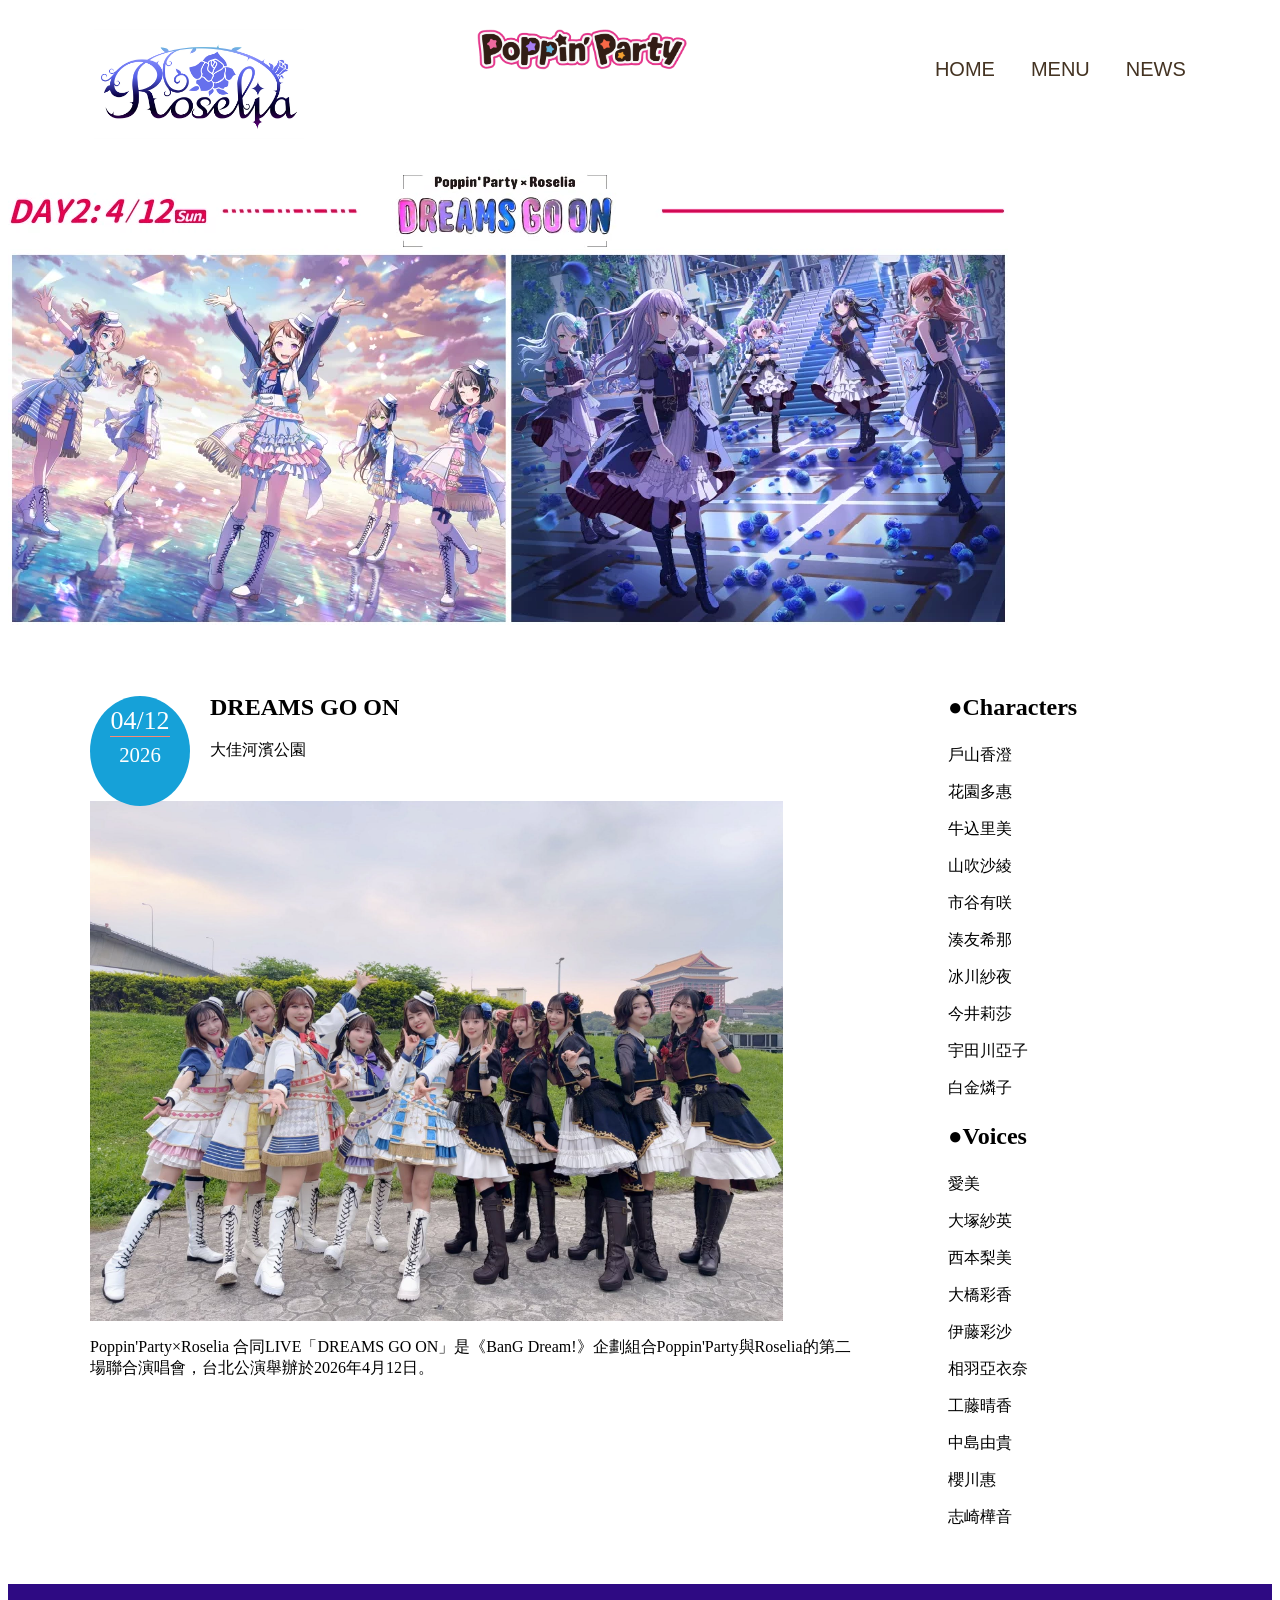
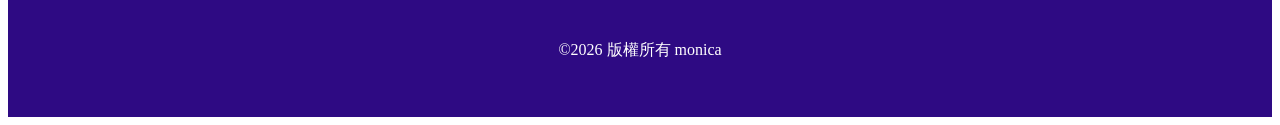
<file: qwerty/qweewq/index.html>
<!DOCTYPE html>
<html lang="en">
<head>
    <meta charset="UTF-8">
    <meta name="viewport" content="width=device-width, initial-scale=1.0">
    <link rel="stylesheet" href="style.css">
    <link rel="preconnect" href="https://fonts.googleapis.com">
<link rel="preconnect" href="https://fonts.gstatic.com" crossorigin>
<link href="https://fonts.googleapis.com/css2?family=Slabo+13px&display=swap" rel="stylesheet">
    <title>Document</title>
</head>
<body>
    <header class="page-header">
        <h1><img class="logo" src="images/roselia.png" alt=""></h1>
        <h1><img class="logo" src="images/Poppin'Party_logo.svg.webp" alt=""></h1>
        <nav>
            <ul class="main-nav">
                <li><a href="index.html">Home</a></li>
                <li><a href="menu.html">Menu</a></li>
                <li><a href="https://bang-dream.com/events/">News</a></li>
            </ul>
        </nav>
    </header>

    <!--banner-->
    <div>
    <img class="banner" src="images/pr.webp" alt="">
    </div>

        <!--content-->
        <div class="news-content wp">
            <article>
                <div class="post-info">
                <h2 class="post-title">DREAMS GO ON</h2>
                <p class="post-date">04/12 <span>2026</span></p>
                <p class="post-cat">大佳河濱公園</p>
                </div>
                <img class="pprr" src="images/pprr.jpg" alt="">
                <p>Poppin'Party×Roselia 合同LIVE「DREAMS GO ON」是《BanG Dream!》企劃組合Poppin'Party與Roselia的第二場聯合演唱會，台北公演舉辦於2026年4月12日。</p>
            </article>

        <!--側邊欄位-->
        <aside>
            <h2><p>●Characters</p></h2>
            <p>戶山香澄</p><p>花園多惠</p><p>牛込里美</p><p>山吹沙綾</p><p>市谷有咲</p>
            <p>湊友希那</p><p>冰川紗夜</p><p>今井莉莎</p><p>宇田川亞子</p><p>白金燐子</p>
            <h2><p>●Voices</p></h2>
            <p>愛美</p><p>大塚紗英</p><p>西本梨美</p><p>大橋彩香</p><p>伊藤彩沙</p>
            <p>相羽亞衣奈</p><p>工藤晴香</p><p>中島由貴</p><p>櫻川惠</p><p>志崎樺音</p>
        </aside>
        </div>
        <footer>
            <div class="ft">
            <p>&copy;2026 版權所有 monica</p>
            </div>
        </footer>
</body>
</html>
</file>
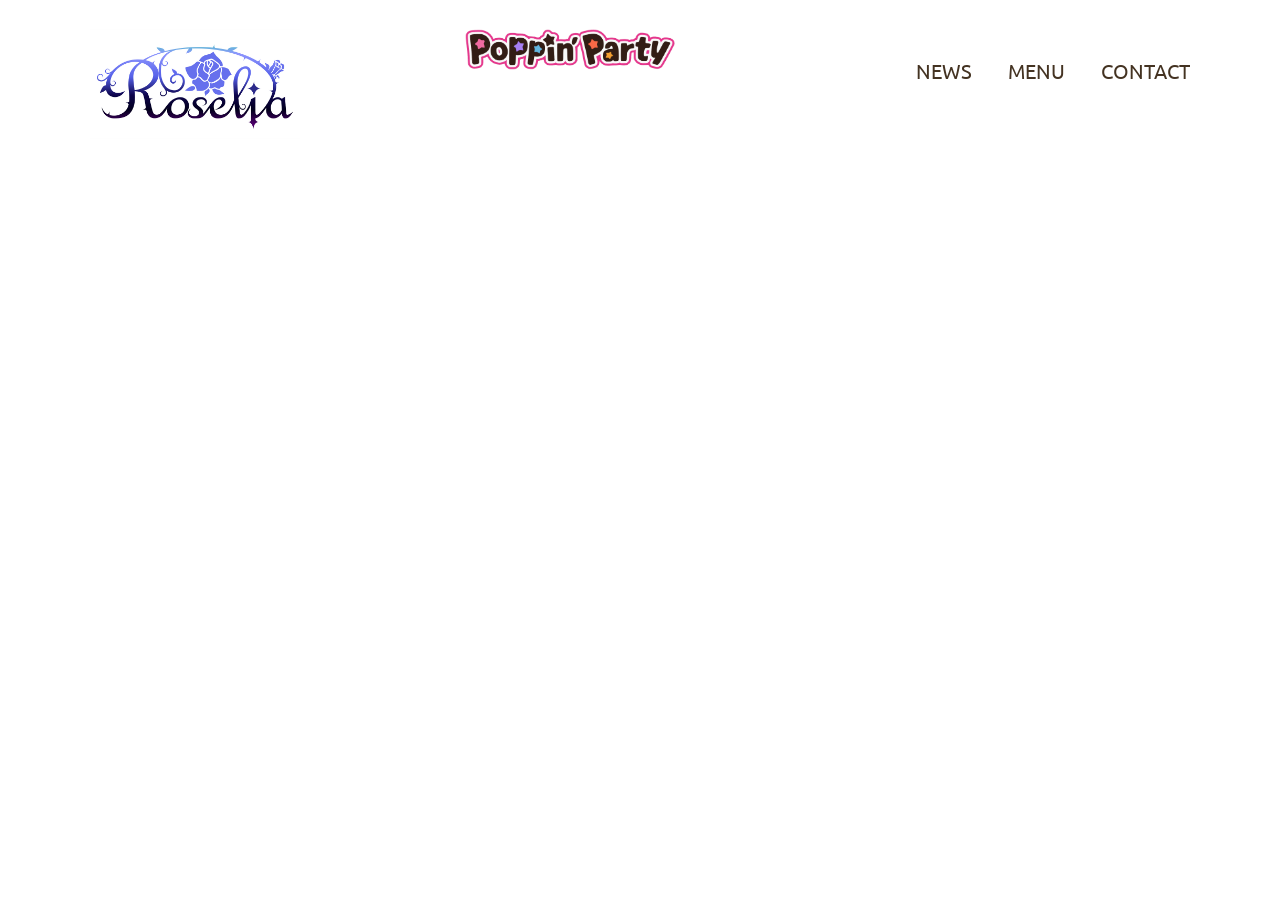
<file: qwerty/qweewq/contact.html>
<!DOCTYPE html>
<html lang="en">
<head>
    <meta charset="UTF-8">
    <meta name="viewport" content="width=device-width, initial-scale=1.0">
     <link rel="stylesheet" href="style.css">
    <link rel="preconnect" href="https://fonts.googleapis.com">
<link rel="preconnect" href="https://fonts.gstatic.com" crossorigin>
<link href="https://fonts.googleapis.com/css2?family=Story+Script&family=Ubuntu:ital,wght@0,300;0,400;0,500;0,700;1,300;1,400;1,500;1,700&display=swap" rel="stylesheet">
 
    <title>Document</title>
</head>
<body>
   <header class="page-header">
        <h1><img class="logo" src="images/roselia.png" alt=""></h1>
        <h1><img class="logo" src="images/Poppin'Party_logo.svg.webp" alt=""></h1>
        <nav>
            <ul class="main-nav">
                <li><a href="index.html">News</a></li>
                <li><a href="menu.html">Menu</a></li>
                <li><a href="contact.html">Contact</a></li>
            </ul>
        </nav>
    </header>
   
</body>
</html>
</file>
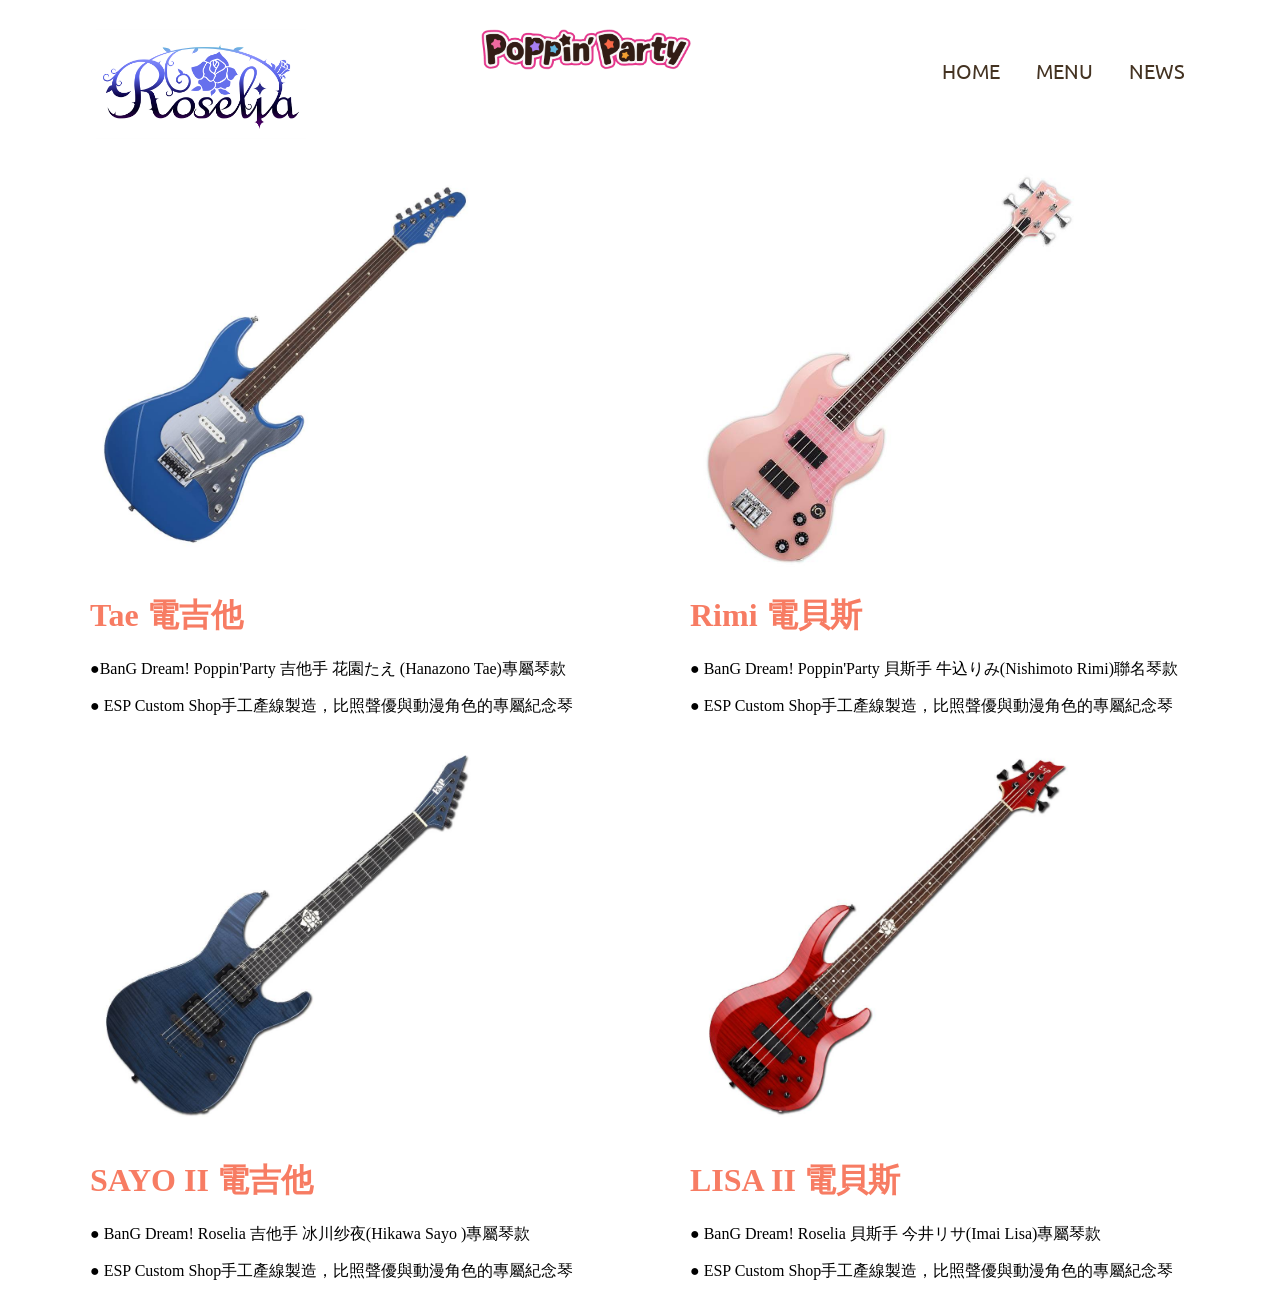
<file: qwerty/qweewq/menu.html>
<!DOCTYPE html>
<html lang="en">
<head>
    <meta charset="UTF-8">
    <meta name="viewport" content="width=device-width, initial-scale=1.0">
     <link rel="stylesheet" href="style.css">
    <link rel="preconnect" href="https://fonts.googleapis.com">
<link rel="preconnect" href="https://fonts.gstatic.com" crossorigin>
<link href="https://fonts.googleapis.com/css2?family=Story+Script&family=Ubuntu:ital,wght@0,300;0,400;0,500;0,700;1,300;1,400;1,500;1,700&display=swap" rel="stylesheet">
 
    <title>Document</title>
</head>
<body>
   <header class="page-header">
        <h1><img class="logo" src="images/roselia.png" alt=""></h1>
        <h1><img class="logo" src="images/Poppin'Party_logo.svg.webp" alt=""></h1>
        <nav>
            <ul class="main-nav">
                <li><a href="index.html">Home</a></li>
                <li><a href="menu.html">Menu</a></li>
                <li><a href="https://bang-dream.com/events/">News</a></li>
            </ul>
        </nav>
    </header>

   <div class="ki wp">
         <!--cake1-->
        <div class="pq">
            <img src="images/tae.jpg" alt="" width="80%">
            <h1 class="cake">Tae 電吉他</h1>
            <p>●BanG Dream! Poppin'Party 吉他手 花園たえ (Hanazono Tae)專屬琴款</p>
            <p>● ESP Custom Shop手工產線製造，比照聲優與動漫角色的專屬紀念琴</p>
        </div>
         <!--cake2-->
        <div class="pq">
            <img src="images/rimi.jpg" alt="" width="80%">
            <h1 class="cake">Rimi 電貝斯</h1>
            <p>● BanG Dream! Poppin'Party 貝斯手 牛込りみ(Nishimoto Rimi)聯名琴款</p>
            <p>● ESP Custom Shop手工產線製造，比照聲優與動漫角色的專屬紀念琴</p>
        </div>
         <!--cake3-->
        <div class="pq">
            <img src="images/sayo.jpg" alt="" width="80%">
            <h1 class="cake">SAYO II 電吉他</h1>
            <p>● BanG Dream! Roselia 吉他手 冰川纱夜(Hikawa Sayo )專屬琴款</p>
            <p>● ESP Custom Shop手工產線製造，比照聲優與動漫角色的專屬紀念琴</p>
        </div>
          <!--cake4-->
        <div class="pq">
            <img src="images/lisa.jpg" alt="" width="80%">
            <h1 class="cake">LISA II 電貝斯</h1>
            <p>● BanG Dream! Roselia 貝斯手 今井リサ(Imai Lisa)專屬琴款</p>
            <p>● ESP Custom Shop手工產線製造，比照聲優與動漫角色的專屬紀念琴</p>
        </div>
   </div>
</body>
</html>
</file>
<file: qwerty/qweewq/style.css>
@charset "UTF-8";

.logo{
    width: 210px;
   margin-top: auto;
}
.page-header{
    display: flex;
    justify-content: space-around;
}

.main-nav{
    display: flex;
    font-size: 1.25rem;
    text-transform: uppercase;
    margin-top: 50px;
    list-style: none;
}
.main-nav li{
    margin-left: 36px;
}
.main-nav a{
    font-family: "Ubuntu", sans-serif;
   font-weight: 400;
   font-style: normal;
    text-decoration: none;
    color: #432;
}
.main-nav a:hover{
    color: #FA8B75;
}
.banner{
    max-width: 100%;
}
.wp{
    width: 1100px;
    margin: 0 auto;
    padding: 0 4%;
}
article{
    width: 70%;
}
aside{
    width: 22%;
}
.news-content{
    display: flex;
    justify-content: space-between;
    margin-bottom: 40px;
    margin-top: 40px;
}
.post-info{
    position: relative;
    padding-top: 4px;
    margin-bottom: 40px;
}
.post-date{
    background: rgb(22, 161, 216);
    border-radius: 50%;
    color: #fff;
    width: 100px;
    height: 100px;
    font-size: 1.625rem;
    text-align: center;
    position: absolute;
    top: 0;
    padding-top: 10px;
}
.post-title, .post-cat{
    margin-left: 120px;
}
.post-date span{
    font-size: 1.3rem;
    border-top: 1px #FA8B75 solid;
    padding-top: 6px;
    display: block;
    width: 60%;
    margin: 0 auto;
}
.ft{
    text-align: center;
    background-color: rgb(46, 10, 131);
    color: #fff;
    padding:40px;
}
.ki{
    display: flex;
    justify-content: space-between;
    flex-wrap: wrap;
}
.pq{
    max-width: 500px;
    
}
.cake{
    color: #f77c63;
}
.pprr{
    display: flex;
    justify-content: space-around;
    max-width: 90%;
}
</file>
